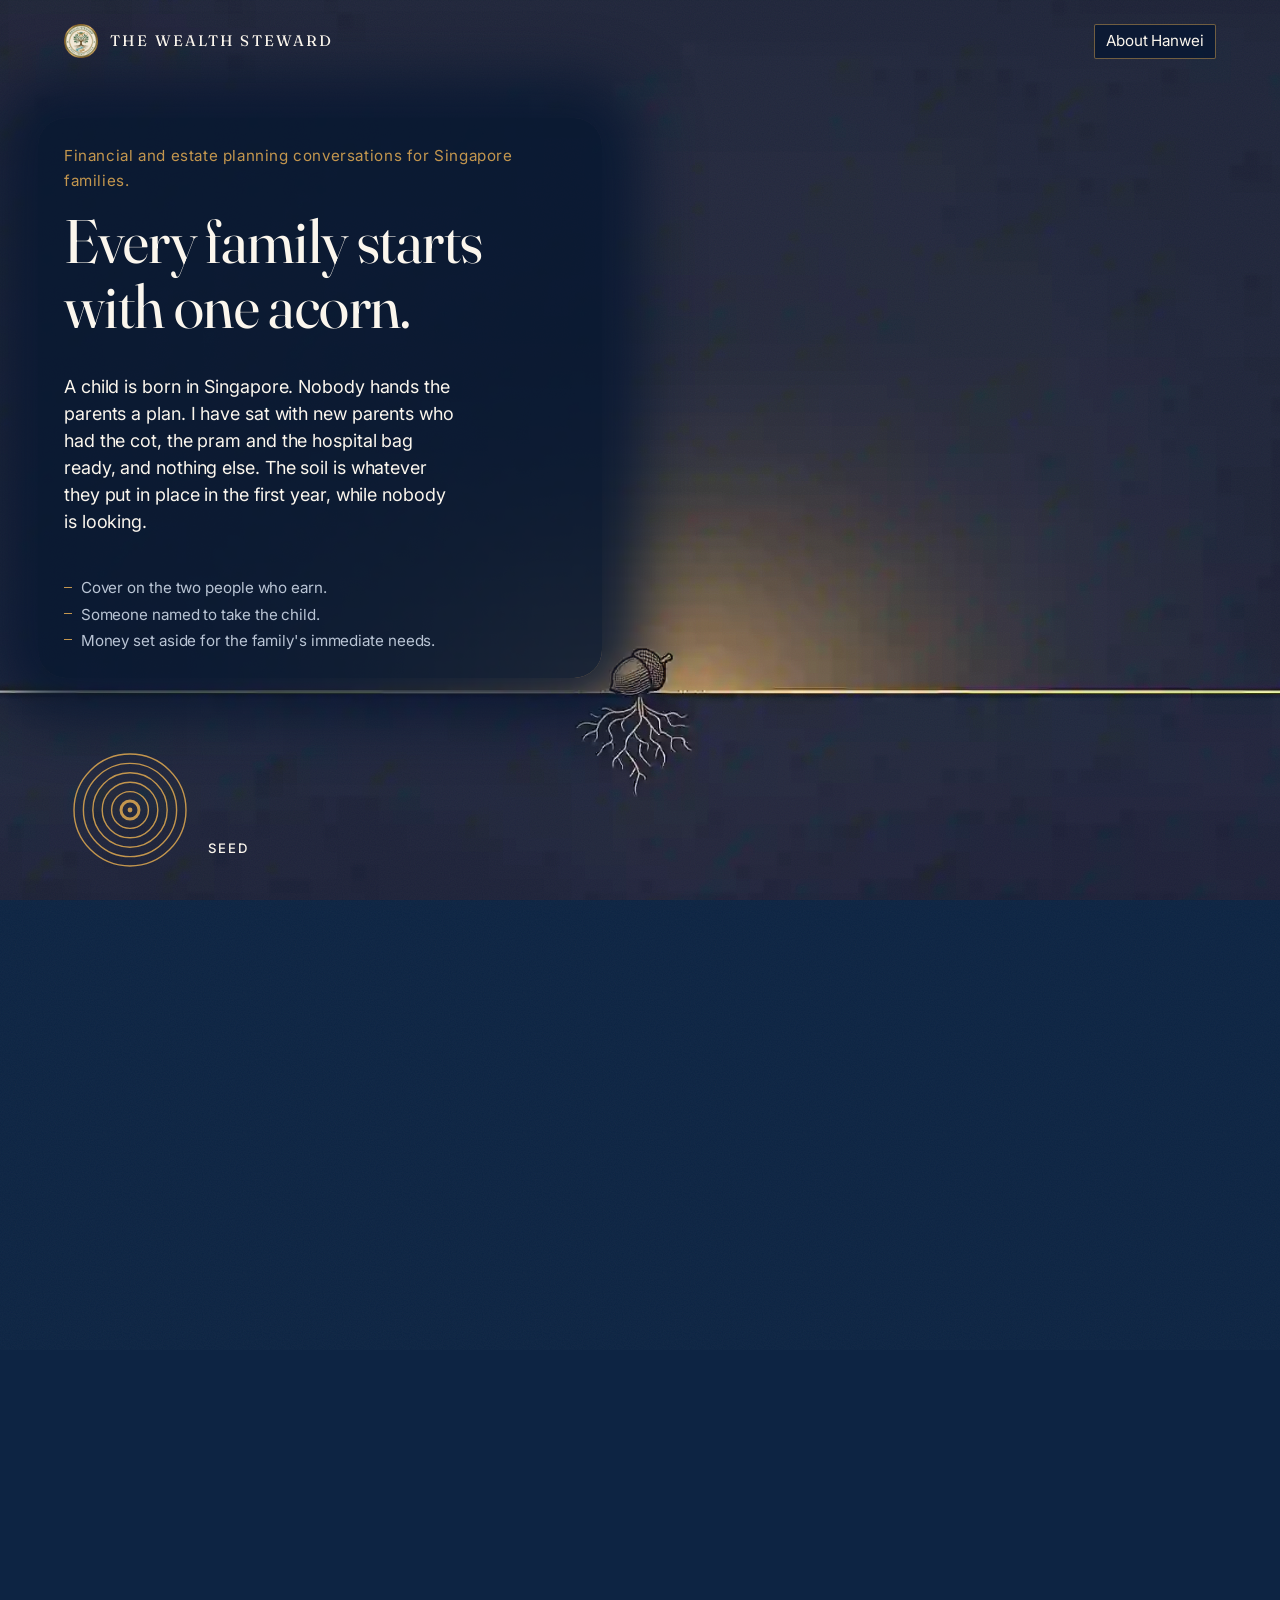
<file: index.html>
<!doctype html>
<!--
  The Wealth Steward: one life, from acorn to oak.
  Continuous-world grammar, worldflight mode. One fixed stage, six legs of one
  drawn film, copy windows against the whole track, a growth-ring map the page
  draws itself. Colours come from brand.css tokens; this file writes no hex.

  DRAFT. Every line of copy clears /content-check and Hanwei's own read before
  this goes anywhere public. The two links and the firm's registered name are
  marked CONFIRM below.
-->
<html lang="en" data-design="flat">
<head>
<meta charset="utf-8">
<meta name="viewport" content="width=device-width, initial-scale=1, viewport-fit=cover">
<title>The Wealth Steward | Law Hanwei</title>
<meta name="description" content="Law Hanwei helps Singapore families put their money, their cover and their authority in an order that is meant to hold on the day it is needed.">
<link rel="icon" type="image/png" sizes="32x32" href="assets/favicon-32.png">
<link rel="icon" type="image/png" sizes="176x176" href="assets/crest-small.png">
<link rel="apple-touch-icon" sizes="180x180" href="assets/apple-touch-icon.png">
<link rel="canonical" href="https://wealthsteward.sg/">
<meta name="theme-color" content="#0D2443">
<meta property="og:type" content="website">
<meta property="og:site_name" content="The Wealth Steward">
<meta property="og:title" content="The Wealth Steward | Law Hanwei">
<meta property="og:description" content="Financial and estate planning conversations for Singapore families. Every family starts with one acorn.">
<meta property="og:url" content="https://wealthsteward.sg/">
<meta property="og:image" content="https://wealthsteward.sg/assets/og.jpg">
<meta property="og:image:width" content="1200">
<meta property="og:image:height" content="630">
<meta property="og:image:alt" content="An engraved oak in gold on navy, the crest of The Wealth Steward">
<meta property="og:locale" content="en_SG">
<meta name="twitter:card" content="summary_large_image">
<meta name="twitter:title" content="The Wealth Steward | Law Hanwei">
<meta name="twitter:description" content="Financial and estate planning conversations for Singapore families.">
<meta name="twitter:image" content="https://wealthsteward.sg/assets/og.jpg">
<link rel="preconnect" href="https://fonts.googleapis.com">
<link rel="preconnect" href="https://fonts.gstatic.com" crossorigin>
<link rel="stylesheet" href="https://fonts.googleapis.com/css2?family=Fraunces:ital,opsz,wght@0,9..144,400;0,9..144,500;1,9..144,400&family=Inter:wght@400;500;600&display=swap">
<link rel="stylesheet" href="brand.css">
<link rel="stylesheet" href="scrollcraft.css">
<style>
  /* The brand, mapped onto the engine's six roles and two faces. */
  :root {
    --sc-canvas:       var(--ws-navy);
    --sc-surface:      var(--ws-navy-soft);
    --sc-ink:          var(--ws-cream);
    --sc-ink-soft:     var(--ws-on-navy-soft);
    --sc-accent:       var(--ws-gold);
    --sc-accent-ink:   var(--ws-navy-deep);
    --sc-font-display: var(--ws-display);
    --sc-font-text:    var(--ws-sans);
    --sc-font-mono:    var(--ws-sans);
    --sc-shadow-color: 215 68% 6%;
    --sc-r-sm: 2px; --sc-r-md: 2px; --sc-r-lg: 2px;
  }
  html { scroll-behavior: auto; }
  body { overflow-x: clip; }

  /* ---- the mark, top left. Fixed chrome, nothing else up here. ---- */
  .mark {
    position: fixed; top: var(--sc-5); left: var(--sc-gutter); z-index: var(--sc-z-chrome);
    display: flex; align-items: center; gap: var(--sc-3);
    color: var(--sc-ink); text-decoration: none;
    font-family: var(--sc-font-display); font-size: var(--sc-t-sm); letter-spacing: 0.14em; text-transform: uppercase;
  }
  .mark img { width: 34px; height: 34px; }

  /* ---- copy blocks. Each block is a full-viewport flex frame (the engine owns
     the block's transform, so the anchoring lives in flex, never in a translate).
     Four anchors, never the same one twice running. ---- */
  .blk { position: absolute; inset: 0; display: flex; padding: 0 var(--sc-gutter); }
  .blk__in { display: flex; flex-direction: column; gap: var(--sc-4); max-width: 28rem; }
  .blk--lead  { align-items: center; justify-content: flex-start; }
  .blk--trail { align-items: center; justify-content: flex-end; }
  .blk--trail .blk__in { text-align: right; align-items: flex-end; }
  .blk--low   { align-items: flex-end; justify-content: center; padding-bottom: 9vh; }
  .blk--low .blk__in { text-align: center; align-items: center; max-width: 40rem; }
  .blk--hero  { align-items: flex-start; justify-content: flex-start; padding-top: 14vh; }
  .blk--hero .blk__in { max-width: 32rem; }
  .role { font-size: var(--sc-t-sm); letter-spacing: 0.04em; color: var(--sc-accent); margin: 0; }
  .intro-link {
    position: fixed; top: var(--sc-5); right: var(--sc-gutter); z-index: var(--sc-z-chrome);
    font-size: var(--sc-t-sm); color: var(--sc-ink); text-decoration: none;
    line-height: 1.6; padding: 0.35em 0.8em; border-radius: var(--sc-r-sm);
    background: color-mix(in oklab, var(--ws-navy-deep) 82%, transparent);
    box-shadow: inset 0 0 0 1px color-mix(in oklab, var(--sc-accent) 55%, transparent);
  }
  @media (hover: hover) and (pointer: fine) { .intro-link:hover { color: var(--sc-accent); } }
  .intro-link.is-away { opacity: 0; pointer-events: none; transition: opacity var(--sc-d-base) var(--sc-ease-out); }
  .blk h1, .blk h2 { font-family: var(--sc-font-display); font-weight: 400; line-height: 1.06; letter-spacing: -0.01em; text-wrap: balance; margin: 0; color: var(--sc-ink); }
  .blk h1 { font-size: clamp(2.4rem, 1.6rem + 2.8vw, 4rem); font-variation-settings: "opsz" 120; }
  .blk h2 { font-size: var(--sc-t-2xl); font-variation-settings: "opsz" 96; }
  .blk .lede { font-size: var(--sc-t-base); line-height: 1.5; color: var(--sc-ink); max-width: 36ch; }
  .blk .lede em { font-style: italic; }
  /* the dense layer: the small ledger under each stage */
  .ledger { list-style: none; margin: var(--sc-2) 0 0; padding: 0; display: grid; gap: var(--sc-1); max-width: 36ch; }
  .ledger li { font-size: var(--sc-t-sm); line-height: 1.45; color: var(--sc-ink-soft); padding-left: 1.1em; position: relative; }
  .blk--trail .ledger li { padding-left: 0; padding-right: 1.1em; }
  .ledger li::before { content: ""; position: absolute; left: 0; top: 0.62em; width: 0.5em; height: 1px; background: var(--sc-accent); }
  .blk--trail .ledger li::before { left: auto; right: 0; }
  .ledger b { font-weight: 600; color: var(--sc-ink); }
  .rule { width: var(--ws-rule-length); height: var(--ws-rule-weight); background: var(--sc-accent); }

  /* The plates: one scrim per block, a SIBLING of the block, opacity copied
     from the block each frame so the harness measures what the reader sees. */
  .plate {
    position: absolute; left: 0; top: 0; pointer-events: none; opacity: 0; z-index: 0;
    border-radius: 28px;
    background: color-mix(in oklab, var(--ws-navy-deep) 88%, transparent);
    box-shadow: 0 0 56px 40px color-mix(in oklab, var(--ws-navy-deep) 88%, transparent);
    will-change: transform, opacity;
  }
  /* ---- the close: the steward, two doors, the small print ---- */
  /* The close never assumes it fits one viewport: it is a column that scrolls
     inside the fixed layer when the viewport is short or the text is large. */
  .close .blk__in { gap: var(--sc-5); max-width: 30rem; max-height: calc(100svh - 2 * var(--sc-5)); overflow-y: auto; overscroll-behavior: contain; padding: var(--sc-2); scrollbar-width: thin; }
  @media (max-height: 720px) {
    .close .blk__in { gap: var(--sc-4); }
    .close img { width: 4.75rem; height: 4.75rem; }
    .close .lede { font-size: var(--sc-t-sm); }
  }
  .close img { width: 7.5rem; height: 7.5rem; object-fit: cover; border-radius: 50%; box-shadow: 0 0 0 2px var(--sc-accent), var(--sc-e2); }
  .close .who { font-family: var(--sc-font-display); font-size: var(--sc-t-xl); font-weight: 400; margin: 0; color: var(--sc-ink); }
  .close .who small { display: block; font-family: var(--sc-font-text); font-size: var(--sc-t-xs); letter-spacing: 0.16em; text-transform: uppercase; color: var(--sc-accent); margin-top: var(--sc-2); }
  .doors { display: flex; gap: var(--sc-4); flex-wrap: wrap; justify-content: flex-end; }
  .door {
    display: inline-flex; align-items: center; gap: var(--sc-2);
    font-family: var(--sc-font-text); font-weight: 500; font-size: var(--sc-t-base);
    color: var(--sc-ink); text-decoration: none; padding: 0.7em 1.3em;
    border: 1px solid var(--sc-accent); border-radius: var(--sc-r-sm);
    transition: background var(--sc-d-fast) var(--sc-ease-out), color var(--sc-d-fast) var(--sc-ease-out), transform 120ms var(--sc-ease-out);
  }
  .door--solid { background: var(--sc-accent); color: var(--sc-accent-ink); }
  @media (hover: hover) and (pointer: fine) {
    .door:hover { background: var(--sc-ink); color: var(--sc-accent-ink); border-color: var(--sc-ink); }
  }
  .door:active { transform: translateY(1px); }
  .small { font-size: var(--sc-t-xs); line-height: 1.5; color: var(--sc-ink-soft); max-width: 44ch; margin: 0; }

  /* ---- the signature move: growth rings as the map ---- */
  .rings {
    position: fixed; left: var(--sc-gutter); bottom: var(--sc-5); z-index: var(--sc-z-chrome);
    width: 132px; height: 132px; margin: 0; padding: 0;
  }
  .rings svg { width: 100%; height: 100%; overflow: visible; }
  .rings svg { pointer-events: none; }
  .rings .ring { fill: none; stroke: var(--sc-accent); stroke-width: 1.4; transition: stroke-width var(--sc-d-fast) var(--sc-ease-out); }
  /* the real controls: one round button per ring, smallest on top so a click
     between two rings goes to the nearer, larger one */
  .rings__list { list-style: none; margin: 0; padding: 0; position: absolute; inset: 0; }
  .rings__btn {
    position: absolute; left: 50%; top: 50%; transform: translate(-50%, -50%);
    width: var(--d); height: var(--d); border-radius: 50%; border: 0; padding: 0;
    background: transparent; cursor: pointer; color: inherit;
    -webkit-appearance: none; appearance: none;
  }
  .rings__btn:focus-visible { outline: 2px solid var(--sc-ink); outline-offset: 2px; }
  .rings__btn span { position: absolute; width: 1px; height: 1px; overflow: hidden; clip: rect(0 0 0 0); white-space: nowrap; }
  .rings .ring.is-current { stroke-width: 3; }
  .rings .ring:focus-visible { outline: none; stroke: var(--sc-ink); }
  @media (hover: hover) and (pointer: fine) { .rings.is-hover-0 .ring:nth-of-type(1), .rings.is-hover-1 .ring:nth-of-type(2), .rings.is-hover-2 .ring:nth-of-type(3), .rings.is-hover-3 .ring:nth-of-type(4), .rings.is-hover-4 .ring:nth-of-type(5), .rings.is-hover-5 .ring:nth-of-type(6) { stroke-width: 3; } }
  .rings .heart { fill: var(--sc-accent); }
  .rings .seal { opacity: 0; transition: opacity 600ms var(--sc-ease-out); }
  .rings.is-sealed .seal { opacity: 1; }
  .rings .lbl {
    position: absolute; left: calc(100% + var(--sc-3)); bottom: 0.25rem; white-space: nowrap;
    font-size: var(--sc-t-xs); letter-spacing: 0.14em; text-transform: uppercase; color: var(--sc-ink-soft);
  }
  .rings .lbl b { color: var(--sc-ink); font-weight: 500; }

  /* ---- phone ----
     The frame is 16:9 and a phone is 9:16, so a full-bleed crop puts the tree
     under the copy. Instead the film takes the top 56svh (centre crop, tree and
     roots whole) and the words sit on plain navy beneath it, no panel needed. */
  @media (max-width: 860px) {
    .sc-world__seg > :is(video, img, canvas) { top: 0; bottom: auto; height: 50svh; object-position: 50% 50%; }
    .sc-world::after { content: ""; position: absolute; left: 0; right: 0; top: 50svh; bottom: 0; background: var(--sc-canvas); z-index: 2; pointer-events: none; }
    .sc-world::before { content: ""; position: absolute; left: 0; right: 0; top: calc(50svh - 6vh); height: 6vh; background: linear-gradient(180deg, transparent, var(--sc-canvas)); z-index: 3; pointer-events: none; }
    .plate { display: none; }
    .blk, .blk--lead, .blk--trail, .blk--low, .blk--hero {
      align-items: flex-start; justify-content: flex-start; padding: calc(50svh + 1rem) var(--sc-gutter) 1.25rem;
    }
    .blk__in, .blk--trail .blk__in, .blk--low .blk__in, .blk--hero .blk__in {
      max-width: none; text-align: left; align-items: flex-start; gap: var(--sc-3);
      max-height: calc(50svh - 1.25rem - var(--sc-2)); overflow-y: auto; overscroll-behavior: contain; padding-right: 0;
    }
    .blk--trail .ledger li { padding-left: 1.1em; padding-right: 0; }
    .blk--trail .ledger li::before { left: 0; right: auto; }
    .blk h1 { font-size: var(--sc-t-xl); }
    .blk h2 { font-size: var(--sc-t-lg); }
    .blk .lede { font-size: var(--sc-t-sm); max-width: none; }
    .ledger { gap: 2px; }
    .ledger li { font-size: var(--sc-t-xs); }
    .role { font-size: var(--sc-t-xs); }
    .close .blk__in { max-height: calc(50svh - 1.25rem - var(--sc-2)); gap: var(--sc-2); padding-right: 0; }
    .close .who small { margin-top: 2px; }
    .close img { width: 3.5rem; height: 3.5rem; }
    .close .who { font-size: var(--sc-t-lg); }
    .doors { justify-content: flex-start; gap: var(--sc-2); }
    .door { font-size: var(--sc-t-sm); padding: 0.5em 0.8em; }
    .small { font-size: 0.7rem; }
    .rings { left: auto; right: var(--sc-gutter); width: 52px; height: 52px; bottom: auto; top: 4.6rem; }
    .rings .lbl { display: none; }
    .mark span { display: none; }
  }
</style>
</head>
<body>

<div class="sc-grain" aria-hidden="true"></div>

<a class="mark" href="#top" aria-label="The Wealth Steward, home">
  <img src="assets/crest-small.png" width="34" height="34" alt="">
  <span>The Wealth Steward</span>
</a>
<a class="intro-link" href="#intro" id="introlink">About Hanwei</a>

<main id="top" style="display: contents">
<div data-sc-mode="worldflight" data-sc-seam="0.16" data-sc-lerp="0.12">

  <div data-sc-world aria-hidden="true">
    <div data-sc-segment data-sc-w="1.75" data-sc-waypoint="Seed">
      <img class="sc-world__poster" src="assets/p1.webp" alt="" decoding="async">
      <video data-sc-src="assets/leg1.mp4" data-sc-src-mobile="assets/leg1-m.mp4" muted playsinline></video>
    </div>
    <div data-sc-segment data-sc-w="1.75" data-sc-waypoint="Childhood">
      <img class="sc-world__poster" src="assets/p2.webp" alt="" decoding="async">
      <video data-sc-src="assets/leg2.mp4" data-sc-src-mobile="assets/leg2-m.mp4" muted playsinline></video>
    </div>
    <div data-sc-segment data-sc-w="1.75" data-sc-waypoint="Adulthood">
      <img class="sc-world__poster" src="assets/p3.webp" alt="" decoding="async">
      <video data-sc-src="assets/leg3.mp4" data-sc-src-mobile="assets/leg3-m.mp4" muted playsinline></video>
    </div>
    <div data-sc-segment data-sc-w="1.75" data-sc-waypoint="Parenthood">
      <img class="sc-world__poster" src="assets/p4.webp" alt="" decoding="async">
      <video data-sc-src="assets/leg4.mp4" data-sc-src-mobile="assets/leg4-m.mp4" muted playsinline></video>
    </div>
    <div data-sc-segment data-sc-w="2.625" data-sc-waypoint="Handover">
      <img class="sc-world__poster" src="assets/p5.webp" alt="" decoding="async">
      <video data-sc-src="assets/leg5.mp4" data-sc-src-mobile="assets/leg5-m.mp4" muted playsinline></video>
    </div>
  </div>

  <div data-sc-world-copy>
    <!-- plates are inserted here by the page script, one sibling per block -->

    <!-- 1 · SEED -->
    <section class="blk blk--hero">
      <div class="blk__in" data-sc-copy data-sc-window="hero" data-stage="Seed" data-plate="hero">
      <!-- CONFIRM (service/compliance wording, Hanwei): the role line -->
      <p class="role">Financial and estate planning conversations for Singapore families.</p>
      <h1>Every family starts with one acorn.</h1>
      <!-- SIGN (Hanwei): the lived line below is a generic practice observation he chose 2026-10-26, not a specific case -->
      <p class="lede">A child is born in Singapore. Nobody hands the parents a plan. I have sat with new parents who had the cot, the pram and the hospital bag ready, and nothing else. The soil is whatever they put in place in the first year, while nobody is looking.</p>
      <ul class="ledger">
        <li>Cover on the two people who earn.</li>
        <li>Someone named to take the child.</li>
        <li>Money set aside for the family's immediate needs.</li>
      </ul>
      </div>
    </section>

    <!-- 2 · CHILDHOOD -->
    <section class="blk blk--trail">
      <div class="blk__in" data-sc-copy data-sc-window="0.15 0.27" data-stage="Childhood" data-plate="trail">
      <h2>The child never sees the roots.</h2>
      <p class="lede">School, piano, the trip to see the grandparents. What pays for it is quiet. It was decided years earlier, at a kitchen table, by two people who hoped never to need it.</p>
      <ul class="ledger">
        <li><b>Care.</b> Who looks after the people.</li>
        <li><b>Cash.</b> Money there when it is needed.</li>
        <li><b>Control.</b> The right authority over the right asset.</li>
        <li><b>Conflict.</b> A family designed not to fight.</li>
      </ul>
      </div>
    </section>

    <!-- 3 · ADULTHOOD -->
    <section class="blk blk--lead">
      <div class="blk__in" data-sc-copy data-sc-window="0.30 0.40" data-stage="Adulthood" data-plate="lead">
      <h2>As they build a life of their own.</h2>
      <p class="lede">First salary. First CPF statement. The same questions the parents once answered, asked again in their own name. The habit was planted long before the pay slip.</p>
      <ul class="ledger">
        <li>Own cover, before anyone depends on them.</li>
        <li>A floor of savings before the first investment.</li>
        <li>The first honest conversation about what the money is for.</li>
      </ul>
      </div>
    </section>

    <!-- 4 · PARENTHOOD -->
    <section class="blk blk--trail">
      <div class="blk__in" data-sc-copy data-sc-window="0.42 0.56" data-stage="Parenthood" data-plate="trail">
      <h2>Then it is your turn to be the shade.</h2>
      <p class="lede">A child of your own. The questions stop being academic. Who has the child tonight if you are both in hospital. What pays the mortgage in month two. Who can act when you cannot sign.</p>
      <ul class="ledger">
        <li>It is easy to postpone these questions.</li>
        <li>Everything above this layer rests on it.</li>
      </ul>
      </div>
    </section>

    <!-- 5 · LEGACY (the authored quiet before the peak) -->
    <section class="blk blk--low">
      <div class="blk__in" data-sc-copy data-sc-window="0.58 0.71" data-stage="Legacy" data-plate="low">
      <h2>Wealth that outlives the person who built it is built in layers.</h2>
      <p class="lede">Not one document and not one product. Layers, each holding the one above it. I call the design the Stewardship Framework.</p>
      </div>
    </section>

    <!-- 6 · HANDOVER (the peak) -->
    <section class="blk blk--lead">
      <div class="blk__in" data-sc-copy data-sc-window="0.84 0.93 0.25 0.3" data-stage="Handover" data-plate="lead">
      <h2>The acorn falls. The roots are already there.</h2>
      <p class="lede">The next generation does not start from bare soil. It starts from a plan that was already in place on the day they arrived. <em>Prudent financial planning pays off, most of all for the people who come after you.</em></p>
      </div>
    </section>

    <!-- 7 · ARRIVAL -->
    <section class="blk blk--trail close" id="intro">
      <div class="blk__in" data-sc-copy data-sc-window="0.94 1 0.45 0" data-plate="trail">
      <img src="assets/hanwei.webp" width="720" height="720" alt="Law Hanwei">
      <p class="who">Law Hanwei<small>The Wealth Steward · Singapore</small></p>
      <p class="lede">I help Singapore families put their money, their cover and their authority in an order that is meant to hold on the day it is needed.</p>
      <div class="doors">
        <a class="door door--solid" href="https://substack.com/@lawhanwei" rel="noopener">Read on Substack</a>
        <a class="door" href="https://www.linkedin.com/in/lawhw" rel="noopener">Connect on LinkedIn</a>
      </div>
      <!-- CONFIRM (compliance, Hanwei): the firm name was removed on his instruction 2026-10-21; the exact disclosure wording is his to settle -->
      <p class="small">Law Hanwei is an appointed representative in Singapore, listed on the MAS Register of Representatives. Nothing on this page is advice. A plan is built after a conversation, never before one.</p>
      </div>
    </section>
  </div>

  <div data-sc-spacer aria-hidden="true"></div>
</div>
</main>

<!-- The growth rings. Drawn by this page, not the engine. -->
<nav class="rings" aria-label="Stages of the life">
  <svg viewBox="0 0 132 132" aria-hidden="true" focusable="false">
    <circle class="heart" cx="66" cy="66" r="2.4"/>
    <g id="ringset"></g>
    <g class="seal" aria-hidden="true">
      <circle cx="66" cy="66" r="64" fill="none" stroke="var(--ws-gold)" stroke-width="0.9"/>
      <circle cx="66" cy="66" r="60.5" fill="none" stroke="var(--ws-gold)" stroke-width="2.4"/>
      <circle cx="66" cy="66" r="56.5" fill="none" stroke="var(--ws-gold)" stroke-width="0.7"/>
    </g>
  </svg>
  <ol class="rings__list" id="ringlist"></ol>
  <p class="lbl" aria-live="polite"><b id="ringlbl">Seed</b></p>
</nav>

<script src="scrollcraft.js"></script>
<script>
(function () {
  var root = document.querySelector('[data-sc-mode="worldflight"]');
  var copyLayer = root.querySelector('[data-sc-world-copy]');
  var blocks = Array.prototype.slice.call(copyLayer.querySelectorAll('[data-sc-copy]'));
  var segs = Array.prototype.slice.call(root.querySelectorAll('[data-sc-segment]'));

  // ---- one plate per block, as a sibling, so the contrast pass can see it
  var plates = blocks.map(function (b) {
    var p = document.createElement('div');
    p.className = 'plate plate--' + (b.getAttribute('data-plate') || 'lead');
    p.setAttribute('aria-hidden', 'true');
    copyLayer.insertBefore(p, copyLayer.firstChild);
    return p;
  });
  var PAD = 26;
  (function tick() {
    for (var i = 0; i < blocks.length; i++) {
      var inner = blocks[i].querySelector('.blk__in') || blocks[i];
      var r = inner.getBoundingClientRect();
      var pl = plates[i];
      pl.style.opacity = blocks[i].style.opacity || '0';
      pl.style.transform = 'translate(' + (r.left - PAD) + 'px,' + (r.top - PAD) + 'px)';
      var w = Math.round(r.width + 2 * PAD) + 'px', h = Math.round(r.height + 2 * PAD) + 'px';
      if (pl.style.width !== w) pl.style.width = w;
      if (pl.style.height !== h) pl.style.height = h;
    }
    requestAnimationFrame(tick);
  })();

  // Phone: the lower half is plain navy, so the copy windows run edge to edge
  // with a short dissolve between stages; on desktop the film fills the pauses.
  if (matchMedia('(max-width: 860px)').matches) {
    var phoneWindows = { Seed: '0 0.15 0 0.1', Childhood: '0.14 0.31 0.08 0.08', Adulthood: '0.30 0.43 0.08 0.08',
      Parenthood: '0.42 0.59 0.08 0.08', Legacy: '0.58 0.85 0.08 0.08', Handover: '0.84 0.945 0.08 0.1' };
    blocks.forEach(function (b) {
      var st = b.getAttribute('data-stage');
      if (st && phoneWindows[st]) b.setAttribute('data-sc-window', phoneWindows[st]);
      else if (b.getAttribute('data-sc-window') === '0.94 1 0.45 0') b.setAttribute('data-sc-window', '0.94 1 0.1 0');
    });
  }

  ScrollCraft.mount(document.body);

  // worldflight 7b: the spacer is sized once at mount; re-measure when the
  // window and the fonts have settled.
  function relayout() { dispatchEvent(new Event('resize')); }
  addEventListener('load', relayout);
  if (document.fonts && document.fonts.ready) document.fonts.ready.then(relayout);

  // ---- the growth rings: one ring per leg passed, each a button to that leg
  var stageBlocks = blocks.filter(function (b) { return b.hasAttribute('data-stage'); });
  var labels = stageBlocks.map(function (b) { return b.getAttribute('data-stage'); });
  var weights = segs.map(function (s) { return parseFloat(s.getAttribute('data-sc-w')) || 1.3; });
  var starts = []; weights.reduce(function (acc, w, i) { starts[i] = acc; return acc + w; }, 0);
  var set = document.getElementById('ringset');
  var lbl = document.getElementById('ringlbl');
  var ringsEl = document.querySelector('.rings');
  var NS = 'http://www.w3.org/2000/svg';
  // Where a stage is READABLE, not where its clip begins: the middle of the
  // plateau of the copy window that belongs to that leg, computed at click
  // time so a resize or a late font keeps it right.
  function windowOf(blk) {
    var spec = (blk.getAttribute('data-sc-window') || '').trim();
    var total = weights.reduce(function (a, b) { return a + b; }, 0);
    if (spec === 'hero') return { from: 0, to: 0.62 * weights[0] / total, rIn: 0, rOut: 0.65 };
    if (spec === 'finale') return { from: (starts[weights.length - 1] + 0.4 * weights[weights.length - 1]) / total, to: 1, rIn: 0.55, rOut: 0 };
    var n = spec.split(/\s+/).map(parseFloat);
    var q = { from: n[0] || 0, to: isNaN(n[1]) ? (n[0] || 0) + 0.18 : n[1], rIn: 0.3, rOut: 0.3 };
    if (!isNaN(n[2])) q.rIn = n[2]; if (!isNaN(n[3])) q.rOut = n[3];
    return q;
  }
  function readableY(blk) {
    var w = windowOf(blk), span = w.to - w.from, total = weights.reduce(function (a, b) { return a + b; }, 0);
    var open = w.from + span * w.rIn, close = w.to - span * w.rOut;   // the plateau
    var frac = (open + close) / 2;
    return Math.min(frac * total * innerHeight, document.documentElement.scrollHeight - innerHeight);
  }
  var list = document.getElementById('ringlist');
  var rings = labels.map(function (name, i) {
    var r = 9 + i * 9.4;
    var c = document.createElementNS(NS, 'circle');
    c.setAttribute('class', 'ring'); c.setAttribute('cx', 66); c.setAttribute('cy', 66); c.setAttribute('r', r);
    c.setAttribute('transform', 'rotate(-90 66 66)');
    var len = 2 * Math.PI * r;
    c.setAttribute('stroke-dasharray', len); c.setAttribute('stroke-dashoffset', len);
    c.style.transition = 'stroke-dashoffset 900ms var(--sc-ease-out), stroke-width 160ms var(--sc-ease-out)';
    set.appendChild(c);
    // the control: a real button, sized to the ring, stacked smallest on top
    var li = document.createElement('li');
    var btn = document.createElement('button');
    btn.type = 'button'; btn.className = 'rings__btn'; btn.dataset.leg = String(i);
    btn.style.setProperty('--d', (2 * r / 132 * 100) + '%'); btn.style.zIndex = String(20 - i);
    btn.innerHTML = '<span>' + name + '</span>';
    btn.setAttribute('aria-label', name);
    btn.addEventListener('click', function () { scrollTo({ top: readableY(stageBlocks[i]), behavior: 'auto' }); });
    btn.addEventListener('mouseenter', function () { ringsEl.classList.add('is-hover-' + i); });
    btn.addEventListener('mouseleave', function () { ringsEl.classList.remove('is-hover-' + i); });
    li.appendChild(btn); list.appendChild(li);
    c.btn = btn;
    return c;
  });
  var drawn = -1;
  function reach(k) {
    for (var i = 0; i <= k; i++) rings[i].setAttribute('stroke-dashoffset', '0');
    rings.forEach(function (c, i) { c.classList.toggle('is-current', i === k); if (i === k) c.btn.setAttribute('aria-current', 'true'); else c.btn.removeAttribute('aria-current'); });
    lbl.textContent = labels[k];
    drawn = Math.max(drawn, k);
  }
  // the current stage is the last stage whose copy window has opened at this track position
  var lastStage = -1;
  (function watchStage() {
    var total = weights.reduce(function (a, b) { return a + b; }, 0);
    var t = scrollY / innerHeight / total;
    var k = 0;
    for (var i = 0; i < stageBlocks.length; i++) { var w = windowOf(stageBlocks[i]); if (t >= w.from + (w.to - w.from) * w.rIn * 0.5) k = i; }
    if (k !== lastStage) { lastStage = k; reach(k); }
    requestAnimationFrame(watchStage);
  })();
  document.querySelector('.mark').addEventListener('click', function (e) {
    e.preventDefault(); scrollTo({ top: 0, behavior: 'auto' });
  });
  document.getElementById('introlink').addEventListener('click', function (e) {
    e.preventDefault();
    scrollTo({ top: document.documentElement.scrollHeight - innerHeight, behavior: 'auto' });
    blocks[blocks.length - 1].querySelector('a').focus({ preventScroll: true });
  });

  // Keyboard: a link inside a copy block that is not open yet is a trap. Park
  // the track where that block's window is open before the focus ring lands.
  var total = weights.reduce(function (a, b) { return a + b; }, 0);
  document.addEventListener('focusin', function (e) {
    var blk = e.target.closest && e.target.closest('[data-sc-copy]');
    if (!blk || parseFloat(blk.style.opacity || '0') >= 0.85) return;
    var spec = (blk.getAttribute('data-sc-window') || '').trim(), frac;
    if (spec === 'finale') frac = 1;
    else if (spec === 'hero') frac = 0;
    else { var n = spec.split(/\s+/).map(parseFloat); frac = (n[0] + (isNaN(n[1]) ? n[0] + 0.18 : n[1])) / 2; }
    scrollTo({ top: Math.min(frac * total * innerHeight, document.documentElement.scrollHeight - innerHeight), behavior: 'auto' });
  });
  // the rings resolve into the crest's seal once the last leg's finale opens
  (function watchSeal() {
    var last = blocks[blocks.length - 1];
    ringsEl.classList.toggle('is-sealed', parseFloat(last.style.opacity || '0') > 0.5);
    document.getElementById('introlink').classList.toggle('is-away', parseFloat(last.style.opacity || '0') > 0.5);
    requestAnimationFrame(watchSeal);
  })();
})();
</script>
</body>
</html>
</file>
<file: brand.css>
/* ===========================================================================
   The Wealth Steward — brand.css
   The ONE place colour, type and backdrop live for anything rendered in code.

   Companion to `OneDrive/Desktop/03_Content creation/07_Brand Kit/` (which
   holds the binaries: fonts, crest source, video stings, .prproj). This file
   is the code layer. Brand Guide v1 is the written law; this is its build.

   Rule: templates IMPORT this. They never re-declare a hex value. Before
   adding a colour here, check it is not already named below under a different
   role — the six FSR one-pagers each invented their own #fffdf7 and #f4ecdc,
   which is exactly the drift this file exists to stop.

   Usage in a local template (renders to PDF, reads relative paths fine):
       <link rel="stylesheet" href="../../brand/brand.css">

   Usage in a published Artifact (strict CSP — no relative fetches): paste the
   :root block inline and swap each motif url() for the matching data-URI in
   `motifs/_datauri/`.
   ========================================================================= */

:root {
  /* --- Core palette · Brand Guide v1, sampled from the crest + One-Pager.
         These are canonical. Do not eyedropper new values. ---------------- */
  --ws-navy: #0D2443;          /* PRIMARY — backgrounds, structure, body on light */
  --ws-navy-deep: #081832;     /* shadow / pressed / the lower strata          */
  --ws-navy-soft: #1B3355;     /* panels on cream, raised bands on navy        */
  --ws-gold: #C3964E;          /* ACCENT — rules, strokes, emphasis on navy    */
  --ws-gold-light: #D8B37A;    /* highlight                                    */
  --ws-gold-deep: #9B7433;     /* pressed                                      */
  --ws-antique: #A67623;       /* crest rim / seal / foil look ONLY            */
  --ws-green: #47704C;         /* Steward Green — growth, "maximise", accent   */
  --ws-teal: #5EA3A6;          /* Stream Teal — flow motifs, links, accent     */
  --ws-cream: #FBF6ED;         /* SURFACE — light grounds, cards, cover fields */
  --ws-cream-crest: #F4EDDA;   /* the crest's own field                        */
  --ws-cream-shadow: #EDE4D2;  /* card edge on cream                           */
  --ws-ink: #2B2B2B;           /* long-form body on cream                      */

  /* --- Derived neutrals. Previously invented ad-hoc in every template;
         named here so they stop drifting. ------------------------------- */
  --ws-card: #FFFDF7;          /* card face on a cream page                    */
  --ws-rule: #E3D9C6;          /* hairline on cream                            */
  --ws-ink-soft: #5A544A;      /* secondary copy on cream                      */
  --ws-on-navy: var(--ws-cream);
  --ws-on-navy-soft: #B9C4D4;  /* secondary copy on navy                       */
  --ws-note-field: #F4ECDC;    /* the gold-rule steward note block             */

  /* --- Semantic status. Separate from the accent: gold is never a status. - */
  --ws-ok: #47704C;
  --ws-warn: #A67623;
  --ws-bad: #9B3B30;
  --ws-na: #8B8578;
  --ws-warn-deep: #8A6420;      /* "unassigned" group heads, low-score figures  */
  --ws-bad-deep: #A2401F;       /* the one rust label, on cream                 */

  /* --- Status tint fields + their rules, for chips and callout blocks ----- */
  --ws-ok-field: #EAF1E7;   --ws-ok-rule: #C6D6C4;
  --ws-warn-field: #F6EFDC; --ws-warn-rule: #E7D6AE;
  --ws-bad-field: #F6E8E2;  --ws-bad-rule: #E0C9C2;
  --ws-green-field: #F2F4EF;    /* cool tint behind a green-ruled teach box     */

  /* --- Additional cream-side neutrals, named out of the templates --------- */
  --ws-track: #ECE3D0;          /* progress rail on cream                       */
  --ws-ink-faint: #C9BFA9;      /* smallest print on cream — captions only      */

  /* --- Data series. Fixed so a chart means the same thing twice. --------- */
  --ws-guaranteed: #3660A8;    /* the floor / guaranteed layer                 */
  --ws-projected: #0E9AA0;     /* projected — moves with markets              */
  --ws-bridge: #EFE3C8;        /* bridge years                                 */

  /* --- Type ------------------------------------------------------------- */
  --ws-display: "Fraunces", "Iowan Old Style", Georgia, serif;
  --ws-sans: "Inter", -apple-system, "Segoe UI", "Helvetica Neue", sans-serif;

  /* --- The gold rule. His one universal device: in the backdrop system it
         doubles as the GROUND LINE that the rootwork hangs beneath. ------ */
  --ws-rule-weight: 2px;
  --ws-rule-length: 116px;
}

/* ===========================================================================
   THE DESIGNS
   Named backdrops. Declare one on the root element and mark the element that
   carries the field:

       <html data-design="root">
         <div class="band ws-ground"> … </div>

   The design decides the motif; the element decides where it sits. Changing
   design is one attribute. Registry, the value-line mapping and how to add a
   new one: themes.md.

   Opacities are per-design and were tuned against real renders, not
   calculated — gold on cream reads about twice as strong as gold on navy,
   and a hairline that looks right in the file disappears on the page. Do not
   normalise them to one value.
   ========================================================================= */

.ws-ground {
  position: relative;
  isolation: isolate;
  overflow: hidden;
}

.ws-ground > * { position: relative; z-index: 1; }

.ws-ground::before {
  content: "";
  position: absolute;
  inset: 0;
  z-index: 0;
  pointer-events: none;
}

/* --- root · investment. The root ball beneath the crest's oak, hanging under
       the gold rule, which becomes the ground line. The house default. ----- */
[data-design="root"] .ws-ground::before {
  /* Stretched to the element's height rather than scaled proportionally: the
     bands it usually rides in run 20–35mm, and at natural ratio only the stem
     tops would show. A full-page field should override this to `auto`. */
  background: url("motifs/rootwork-gold.svg") top center / 118% 100% no-repeat;
  opacity: 0.42;
  -webkit-mask-image: linear-gradient(to bottom, #000 0%, rgba(0,0,0,0.8) 62%, rgba(0,0,0,0.35) 100%);
          mask-image: linear-gradient(to bottom, #000 0%, rgba(0,0,0,0.8) 62%, rgba(0,0,0,0.35) 100%);
}

/* --- canopy · protection. The oak canopy with the owl on watch. The mirror
       of root — hangs from above, and built from leaf mass rather than line
       filigree so the two never read alike at thumbnail size. ------------- */
[data-design="canopy"] .ws-ground::before {
  background: url("motifs/canopy-gold.svg") top center / 118% 100% no-repeat;
  opacity: 0.34;
  -webkit-mask-image: linear-gradient(to bottom, #000 0%, rgba(0,0,0,0.85) 66%, rgba(0,0,0,0.4) 100%);
          mask-image: linear-gradient(to bottom, #000 0%, rgba(0,0,0,0.85) 66%, rgba(0,0,0,0.4) 100%);
}

/* --- stream · retirement. The crest's stream as a terraced contour field. - */
[data-design="stream"] .ws-ground::before {
  background: url("motifs/stream-teal.svg") center / 112% 100% no-repeat;
  opacity: 0.55;
  -webkit-mask-image: linear-gradient(102deg, #000 0%, rgba(0,0,0,0.4) 62%, transparent 98%);
          mask-image: linear-gradient(102deg, #000 0%, rgba(0,0,0,0.4) 62%, transparent 98%);
}

/* --- seal · estate. The crest's double ring, oversized and cropped. ------ */
[data-design="seal"] .ws-ground::before {
  background: url("motifs/sealring-gold.svg") right -14% center / auto 320% no-repeat;
  opacity: 0.34;
}

/* --- strata · the seven-layer framework. Estate material only: anywhere
       else the layers mean nothing and the field is decoration. Set
       `--ws-layer: 1…7` on the field to move the marker. ----------------- */
[data-design="strata"] .ws-ground { --ws-layer: 0; }

[data-design="strata"] .ws-ground::before {
  background-image:
    linear-gradient(to bottom,
      transparent calc(var(--ws-layer) * 14.2857%),
      var(--ws-gold) calc(var(--ws-layer) * 14.2857%),
      var(--ws-gold) calc(var(--ws-layer) * 14.2857% + 2px),
      transparent calc(var(--ws-layer) * 14.2857% + 2px)),
    repeating-linear-gradient(to bottom,
      rgba(195,150,78,0.16) 0 1px, transparent 1px 14.2857%);
  background-repeat: no-repeat, repeat;
  background-size: 42% 100%, 100% 100%;
  background-position: right top, left top;
}

/* --- flat · named, so plain navy is a decision and not a default. -------- */
[data-design="flat"] .ws-ground::before { background-image: none; }

/* --- Cream ground. The one-pagers are cream, so a design has to work on
       both. Gold on cream is roughly twice as loud — hence the drop. ------ */
.ws-ground.ws-light { background: var(--ws-cream); color: var(--ws-ink); }
[data-design="root"] .ws-ground.ws-light::before { opacity: 0.11; }
[data-design="canopy"] .ws-ground.ws-light::before { opacity: 0.10; }
[data-design="stream"] .ws-ground.ws-light::before { opacity: 0.30; }
[data-design="seal"] .ws-ground.ws-light::before { opacity: 0.16; }

/* ===========================================================================
   PRIMITIVES
   Extracted from the six FSR one-pagers, which had each grown its own copy.
   ========================================================================= */

.ws-band {
  background: var(--ws-navy);
  color: var(--ws-cream);
  padding: 5mm 14mm 4mm;
}

.ws-eyebrow {
  font: 600 8pt/1 var(--ws-sans);
  letter-spacing: 0.18em;
  text-transform: uppercase;
  color: var(--ws-gold);
}

.ws-title {
  font-family: var(--ws-display);
  font-weight: 500;
  font-size: 17.5pt;
  letter-spacing: 0.01em;
  text-wrap: balance;
}

.ws-promise {
  font-family: var(--ws-display);
  font-style: italic;
  font-size: 10pt;
  color: var(--ws-gold);
}

/* the gold rule — the brand's one universal mark */
.ws-rule {
  width: var(--ws-rule-length);
  height: var(--ws-rule-weight);
  background: var(--ws-gold);
  border: 0;
}

.ws-card {
  background: var(--ws-card);
  border: 1px solid var(--ws-rule);
}

.ws-figure {
  font-family: var(--ws-display);
  font-weight: 500;
  color: var(--ws-navy);
  font-variant-numeric: tabular-nums;
}

/* the steward note — his voice, always gold-ruled, always serif */
.ws-note {
  border-left: 3px solid var(--ws-gold);
  background: var(--ws-note-field);
  padding: 2.4mm 5mm;
  font-family: var(--ws-display);
}

.ws-foot {
  background: var(--ws-navy);
  color: var(--ws-on-navy-soft);
  font: 400 7.5pt/1.4 var(--ws-sans);
}

/* status chips — form as well as colour, so severity reads without hue */
.ws-chip {
  font: 600 6.8pt/1 var(--ws-sans);
  letter-spacing: 0.04em;
  border: 1px solid var(--ws-rule);
  border-radius: 999px;
  padding: 0.9mm 2.2mm;
  color: var(--ws-navy);
  background: var(--ws-cream);
}
.ws-chip.is-bad { color: var(--ws-bad); border-color: #E0C9C2; background: #F6E8E2; }
.ws-chip.is-warn { color: var(--ws-warn); border-color: #E7D6AE; background: #F6EFDC; }
.ws-chip.is-ok { color: var(--ws-ok); border-color: #C6D6C4; background: #EAF1E7; }

@media (prefers-reduced-motion: reduce) {
  *, *::before, *::after { animation-duration: 0.01ms !important; transition-duration: 0.01ms !important; }
}
</file>
<file: scrollcraft.css>
/* ============================================================================
   scrollcraft.css: the taste floor
   ----------------------------------------------------------------------------
   Two layers, and the split matters:

     TOKENS   what you override per brand. Colour roles, the type ramp, the
              spacing scale, elevation, motion. A brand is ~12 values.
     DEVICES  what the engine drives. Do not restyle these to taste; they are
              the mechanism. Style your own markup instead.

   Nothing here draws a "component". There are no card, badge, or pill classes,
   because a stylesheet that ships those is how every page built on it ends up
   with the same shapes. You get a floor and a vocabulary; the composition is
   yours.
   ========================================================================== */

/* ---------------------------------------------------------------- tokens -- */
:root {
  /* --- colour roles. Override these six and the page is rebranded. -------- */
  --sc-canvas:      #08090b;   /* the page ground. Drift interpolates this.   */
  --sc-surface:     #101217;   /* anything raised off the ground             */
  --sc-ink:         #f4f2ef;   /* primary text                               */
  --sc-ink-soft:    #9a9ba1;   /* secondary text. Tinted, never flat gray.   */
  --sc-accent:      #d8ff3e;   /* ONE accent. It owns a region, not confetti. */
  --sc-accent-ink:  #08090b;   /* text that sits on the accent               */

  --sc-hairline:    color-mix(in oklab, var(--sc-ink) 12%, transparent);
  --sc-hairline-strong: color-mix(in oklab, var(--sc-ink) 22%, transparent);

  /* --- type. Two families max. Display carries voice, text carries prose. - */
  --sc-font-display: "Instrument Sans", "Geist", system-ui, sans-serif;
  --sc-font-text:    "Geist", system-ui, sans-serif;
  --sc-font-mono:    "Geist Mono", ui-monospace, monospace;

  /* Fluid ramp. Tracking tightens as size grows because a face set at 6rem
     with 0 tracking reads loose; this is optical correction, not decoration. */
  --sc-t-xs:   clamp(0.75rem, 0.72rem + 0.15vw, 0.82rem);
  --sc-t-sm:   clamp(0.875rem, 0.84rem + 0.18vw, 0.95rem);
  --sc-t-base: clamp(1rem, 0.96rem + 0.22vw, 1.125rem);
  --sc-t-lg:   clamp(1.2rem, 1.1rem + 0.5vw, 1.5rem);
  --sc-t-xl:   clamp(1.6rem, 1.35rem + 1.2vw, 2.25rem);
  --sc-t-2xl:  clamp(2.1rem, 1.6rem + 2.4vw, 3.4rem);
  --sc-t-3xl:  clamp(2.8rem, 1.9rem + 4.2vw, 5rem);
  --sc-t-4xl:  clamp(3.4rem, 1.9rem + 6.6vw, 7.5rem);

  --sc-track-tight:  -0.035em;
  --sc-track-snug:   -0.02em;
  --sc-track-normal: -0.005em;
  --sc-track-wide:    0.08em;

  --sc-leading-none: 0.94;
  --sc-leading-tight: 1.06;
  --sc-leading-body: 1.62;

  --sc-measure: 62ch;

  /* --- space. 4px base: the useful middle steps an 8-only scale misses. --- */
  --sc-1: 0.25rem;  --sc-2: 0.5rem;   --sc-3: 0.75rem;  --sc-4: 1rem;
  --sc-5: 1.5rem;   --sc-6: 2rem;     --sc-7: 3rem;     --sc-8: 4rem;
  --sc-9: 6rem;     --sc-10: 8rem;    --sc-11: 12rem;

  /* Section rhythm is fluid so a phone doesn't inherit desktop air. */
  --sc-section: clamp(4.5rem, 9vw, 11rem);
  --sc-gutter:  clamp(1.25rem, 5vw, 5.5rem);
  --sc-maxw:    82rem;

  /* --- radius. Pick one scale for the page and hold it. ------------------- */
  --sc-r-sm: 6px;  --sc-r-md: 12px;  --sc-r-lg: 20px;  --sc-r-pill: 999px;

  /* --- elevation. Every shadow has an offset AND a soft blur, and is tinted
         to the canvas hue. A zero-offset coloured halo is decoration, not
         depth, so there isn't one here. ---------------------------------- */
  --sc-shadow-color: 220 40% 2%;
  --sc-e1: 0 1px 2px hsl(var(--sc-shadow-color) / 0.28),
           0 2px 6px -1px hsl(var(--sc-shadow-color) / 0.20);
  --sc-e2: 0 2px 4px hsl(var(--sc-shadow-color) / 0.24),
           0 8px 18px -4px hsl(var(--sc-shadow-color) / 0.30);
  --sc-e3: 0 4px 8px hsl(var(--sc-shadow-color) / 0.22),
           0 18px 40px -8px hsl(var(--sc-shadow-color) / 0.38),
           0 48px 90px -24px hsl(var(--sc-shadow-color) / 0.30);

  /* Edge light: a 1px top highlight sells a raised surface better than any
     amount of blur, because real raised things catch light on their lip. */
  --sc-edge: inset 0 1px 0 color-mix(in oklab, var(--sc-ink) 10%, transparent);

  /* --- motion. Built-in CSS easings are too weak for UI. ------------------ */
  --sc-ease-out:    cubic-bezier(0.23, 1, 0.32, 1);
  --sc-ease-in-out: cubic-bezier(0.77, 0, 0.175, 1);
  --sc-ease-drawer: cubic-bezier(0.32, 0.72, 0, 1);
  --sc-d-fast: 160ms;  --sc-d-base: 240ms;  --sc-d-slow: 420ms;

  --sc-z-stage: 1; --sc-z-copy: 20; --sc-z-chrome: 60;
}

/* --------------------------------------------------------------- reset -- */
*, *::before, *::after { box-sizing: border-box; }
html { -webkit-text-size-adjust: 100%; scroll-behavior: smooth; }
@media (prefers-reduced-motion: reduce) { html { scroll-behavior: auto; } }

body {
  margin: 0;
  background: var(--sc-canvas);
  color: var(--sc-ink);
  font-family: var(--sc-font-text);
  font-size: var(--sc-t-base);
  line-height: var(--sc-leading-body);
  letter-spacing: var(--sc-track-normal);
  -webkit-font-smoothing: antialiased;
  text-rendering: optimizeLegibility;
  font-synthesis-weight: none;
  overflow-x: clip;
}
img, video, canvas, svg { display: block; max-width: 100%; }
button, input, select, textarea { font: inherit; color: inherit; }

/* ------------------------------------------------- the browser surfaces --
   The parts you did not draw still carry the design. Selection, caret, focus
   ring, scrollbar and tabular numerals all ship with defaults that belong to no
   design system. Theming them is the cheapest signal that a page was built
   rather than assembled, and it is the step that gets skipped most reliably. */
::selection { background: var(--sc-accent); color: var(--sc-accent-ink); }
:root { caret-color: var(--sc-accent); accent-color: var(--sc-accent); }
:focus-visible {
  outline: 2px solid var(--sc-accent);
  outline-offset: 3px;
  border-radius: var(--sc-r-sm);
}
:where(a) { color: inherit; text-decoration-thickness: 1px; text-underline-offset: 0.22em; }
@supports (scrollbar-color: auto) {
  html { scrollbar-color: color-mix(in oklab, var(--sc-ink) 26%, transparent) transparent; scrollbar-width: thin; }
}
:where(table, .sc-nums, [data-sc-count]) { font-variant-numeric: tabular-nums; }

/* ----------------------------------------------------------- typography -- */
.sc-display {
  font-family: var(--sc-font-display);
  font-weight: 500;
  line-height: var(--sc-leading-none);
  letter-spacing: var(--sc-track-tight);
  text-wrap: balance;
  margin: 0;
}
.sc-display--xl { font-size: var(--sc-t-4xl); }
.sc-display--lg { font-size: var(--sc-t-3xl); }
.sc-display--md { font-size: var(--sc-t-2xl); letter-spacing: var(--sc-track-snug); }
.sc-lede {
  font-size: var(--sc-t-lg);
  line-height: 1.44;
  letter-spacing: var(--sc-track-snug);
  color: var(--sc-ink);
  max-width: 46ch;
  text-wrap: pretty;
  margin: 0;
}
.sc-body { max-width: var(--sc-measure); color: var(--sc-ink-soft); text-wrap: pretty; margin: 0; }
.sc-label {
  font-family: var(--sc-font-mono);
  font-size: var(--sc-t-xs);
  letter-spacing: var(--sc-track-wide);
  text-transform: uppercase;
  color: var(--sc-ink-soft);
}

/* ---------------------------------------------------------------- layout -- */
.sc-wrap { width: 100%; max-width: var(--sc-maxw); margin-inline: auto; padding-inline: var(--sc-gutter); }
.sc-section { padding-block: var(--sc-section); }
/* More space above a heading than below it: the gap belongs to the boundary,
   not to the pair. */
.sc-stack > * + * { margin-top: var(--sc-4); }
.sc-stack > :is(h1,h2,h3) { margin-top: var(--sc-7); }
.sc-stack > :is(h1,h2,h3):first-child { margin-top: 0; }
.sc-rule { height: 1px; border: 0; background: var(--sc-hairline); margin: 0; }

/* =============================================================== DEVICES ==
   Driven by the engine. Restyle your own markup, not these.                */

.sc-act--pinned { position: relative; }
.sc-stage {
  position: sticky; top: 0;
  height: 100vh; height: 100svh;
  overflow: clip;
  z-index: var(--sc-z-stage);
}

/* scrub / sequence media */
.sc-stage :is(video[data-sc-scrub], canvas[data-sc-sequence], .sc-stage__poster) {
  position: absolute; inset: 0;
  width: 100%; height: 100%;
  object-fit: cover;
}
video[data-sc-scrub] { opacity: 0; transition: opacity 380ms var(--sc-ease-out); }
.sc-has-clip video[data-sc-scrub] { opacity: 1; }
/* The poster is a live frame-holder, not a placeholder: it stays up until a
   real video frame has painted, which is what stops the blank-stage flash. */
.sc-stage__poster { z-index: 0; transition: opacity 380ms var(--sc-ease-out); }
.sc-has-clip .sc-stage__poster { opacity: 0; }

/* A scrim only where text sits. A full-frame darkening layer flattens the
   image everywhere to fix contrast in one corner. */
.sc-scrim {
  position: absolute; inset: 0; pointer-events: none; z-index: 1;
  background: linear-gradient(
    var(--sc-scrim-angle, 180deg),
    color-mix(in oklab, var(--sc-canvas) var(--sc-scrim-a, 78%), transparent) 0%,
    color-mix(in oklab, var(--sc-canvas) 30%, transparent) 42%,
    transparent 68%);
}
/* Point the scrim at the copy. A scrim gradient that darkens the top while the
   copy sits at the bottom fixes contrast nowhere and flattens the image
   everywhere, which is the most common way text-over-video goes wrong. */
.sc-scrim--bottom { --sc-scrim-angle: 0deg; }
.sc-scrim--left   { --sc-scrim-angle: 90deg; }
.sc-scrim--right  { --sc-scrim-angle: 270deg; }

/* Corner scrims, for copy anchored to a corner. An edge gradient has to darken
   a whole band across the frame to cover one corner; a corner gradient puts the
   density where the text is and leaves the rest of the image alone. Pair with
   .sc-copy--lead / .sc-copy--trail. */
.sc-scrim--lead {
  background: linear-gradient(to top right,
    color-mix(in oklab, var(--sc-canvas) 94%, transparent) 0%,
    color-mix(in oklab, var(--sc-canvas) 72%, transparent) 30%,
    color-mix(in oklab, var(--sc-canvas) 30%, transparent) 52%,
    transparent 72%);
}
.sc-scrim--trail {
  background: linear-gradient(to top left,
    color-mix(in oklab, var(--sc-canvas) 94%, transparent) 0%,
    color-mix(in oklab, var(--sc-canvas) 72%, transparent) 30%,
    color-mix(in oklab, var(--sc-canvas) 30%, transparent) 52%,
    transparent 72%);
}
/* A band across the bottom, for copy that spans the full width of the frame.
   That is what both corner anchors become below 860px, and it is also the right
   shape whenever the copy block is wider than a corner. */
.sc-scrim--band {
  background: linear-gradient(to top,
    color-mix(in oklab, var(--sc-canvas) 94%, transparent) 0%,
    color-mix(in oklab, var(--sc-canvas) 74%, transparent) 22%,
    color-mix(in oklab, var(--sc-canvas) 30%, transparent) 42%,
    transparent 58%);
}
.sc-scrim--vignette {
  background: radial-gradient(120% 90% at 50% 45%, transparent 40%,
              color-mix(in oklab, var(--sc-canvas) 70%, transparent) 100%);
}

/* copy over a stage.
   max-width is in rem, never ch. A `ch` on this container resolves against the
   CONTAINER's font-size (body size), not the display size of the heading inside
   it, so `max-width: 20ch` here silently produces a ~180px column and wraps a
   hero headline to six lines. Set a ch measure on the text element itself. */
.sc-copy {
  position: absolute; z-index: var(--sc-z-copy);
  inset-inline: var(--sc-gutter);
  max-width: min(46rem, 76vw);
  will-change: opacity, transform;
}
.sc-copy--lead   { left: var(--sc-gutter); bottom: clamp(3rem, 12vh, 9rem); }
/* inset-inline FIRST. It is the shorthand for left+right, so declaring it after
   `left: 50%` resets left to auto and the block drifts off the left edge. */
.sc-copy--center { inset-inline: auto; left: 50%; top: 50%; translate: -50% -50%; text-align: center; }
.sc-copy--trail  { inset-inline: auto; right: var(--sc-gutter); bottom: clamp(3rem, 12vh, 9rem); text-align: right; }

/* cue defaults: the engine writes opacity/transform inline, these are the
   pre-paint state so nothing flashes before the first read() */
[data-sc-cue] { opacity: 0; will-change: opacity, transform; }
.sc-ready [data-sc-cue] { transition: none; }

/* kinetic split */
.sc-split { display: inline-block; overflow: hidden; vertical-align: top; }
/* Descenders live below the baseline; a line mask clipped to the line box eats
   the tails off g, y, p, j. The padding buys them room back. */
.sc-split--line { display: block; padding-bottom: 0.14em; margin-bottom: -0.14em; }
.sc-split__i { display: inline-block; will-change: transform, opacity; }
.sc-is-split { opacity: 1 !important; }

/* horizontal rail */
[data-sc-pan] { display: flex; will-change: transform; }

/* reveal + parallax */
[data-sc-reveal] { will-change: clip-path; }
[data-sc-parallax] { will-change: transform; }

/* flow reveal (fires once) */
[data-sc-in], [data-sc-stagger] > * {
  opacity: 0;
  transform: translate3d(0, 14px, 0);
  transition: opacity 620ms var(--sc-ease-out), transform 620ms var(--sc-ease-out);
}
[data-sc-in].sc-in, [data-sc-stagger] > .sc-in { opacity: 1; transform: none; }

/* pointer devices */
[data-sc-tilt] { transform-style: preserve-3d; will-change: transform; }
[data-sc-magnet] { will-change: transform; }
/* isolation always; position only if nothing more specific already set it.
   Written with :where() (zero specificity) on purpose: a plain `position:
   relative` here has the same weight as `.sc-stage` and, being later in the
   file, silently wins. A stage carrying both attributes then stops being
   sticky and the whole act scrolls away instead of pinning. */
[data-sc-spotlight] { isolation: isolate; }
:where([data-sc-spotlight]) { position: relative; }
[data-sc-spotlight]::after {
  content: ""; position: absolute; inset: 0; pointer-events: none; z-index: 2;
  background: radial-gradient(
    28rem 28rem at calc(var(--sc-mx, 0.5) * 100%) calc(var(--sc-my, 0.5) * 100%),
    color-mix(in oklab, var(--sc-accent) 16%, transparent), transparent 70%);
  opacity: 0; transition: opacity var(--sc-d-slow) var(--sc-ease-out);
}
[data-sc-spotlight]:hover::after { opacity: 1; }

/* =========================================================== WORLDFLIGHT ==
   One fixed stage for the whole page. The only thing in document flow is the
   spacer, and it is empty. If you find yourself adding a section here, you want
   act mode instead: the moment a real block scrolls past the fixed stage, the
   page has a seam again and the whole point is gone.                        */

[data-sc-mode="worldflight"] { position: relative; }

.sc-world {
  position: fixed; inset: 0;
  overflow: clip;
  z-index: var(--sc-z-stage);
  background: var(--sc-canvas);
}

/* Every leg is mounted for the life of the page and stacked in the same box.
   The engine owns opacity, visibility and z-index here; do not set them. */
.sc-world__seg {
  position: absolute; inset: 0;
  opacity: 0;
  will-change: opacity;
}
.sc-world__seg > :is(video, img, canvas) {
  position: absolute; inset: 0;
  width: 100%; height: 100%;
  object-fit: cover;
}
/* The poster is the frame-holder AND the first camera move: the engine pushes
   it in slowly until a real decoded frame is available to replace it. */
.sc-world__poster {
  z-index: 0;
  transform-origin: 50% 50%;
  transition: opacity 420ms var(--sc-ease-out);
}
.sc-world__seg > video { z-index: 1; }
.sc-world__seg.sc-has-clip .sc-world__poster { opacity: 0; }
/* The act stylesheet lights a clip through its ancestor act. A worldflight leg
   has no act, so match the class the engine also writes on the clip itself. */
video[data-sc-scrub].sc-has-clip { opacity: 1; }

/* The copy layer is fixed too, and inert by default: the engine hands
   pointer-events back to a block only while it is actually legible. */
.sc-world__copy {
  position: fixed; inset: 0;
  z-index: var(--sc-z-copy);
  pointer-events: none;
}
.sc-world__scrim { position: absolute; inset: 0; pointer-events: none; z-index: 0; }
[data-sc-copy] {
  opacity: 0;
  pointer-events: none;
  will-change: opacity, transform;
}
.sc-ready [data-sc-copy] { transition: none; }

/* The track. Empty on purpose. */
.sc-world__spacer { pointer-events: none; }

/* scroll progress */
[data-sc-progress] {
  position: fixed; inset: 0 0 auto 0; height: 2px; z-index: var(--sc-z-chrome);
  background: var(--sc-accent); transform-origin: 0 50%; transform: scaleX(0);
  will-change: transform;
}

/* ----------------------------------------------------------- atmosphere --
   Depth is not only shadow. Grain keeps a flat dark ground from banding, and
   it is the difference between "a dark page" and "a lit room". */
.sc-grain { position: fixed; inset: 0; pointer-events: none; z-index: 3; opacity: 0.045; }
.sc-grain::before {
  content: ""; position: absolute; inset: -50%;
  background-image: url("data:image/svg+xml;utf8,<svg xmlns='http://www.w3.org/2000/svg' width='140' height='140'><filter id='n'><feTurbulence type='fractalNoise' baseFrequency='0.85' numOctaves='3'/></filter><rect width='140' height='140' filter='url(%23n)'/></svg>");
}

/* -------------------------------------------------------- reduced motion -- */
@media (prefers-reduced-motion: reduce) {
  /* Fewer and gentler, not zero. Opacity still carries the reveal so the page
     is comprehensible; every position change is dropped. */
  [data-sc-in], [data-sc-stagger] > * { transform: none; transition-duration: 220ms; }
  [data-sc-parallax], [data-sc-pan], .sc-split__i { transform: none !important; }
  /* A wipe is a position change too. Show reveal content settled. */
  [data-sc-reveal] { clip-path: none !important; }
  /* A rail's transform IS its navigation, not decoration. Zeroing it the way
     parallax and kinetic type are zeroed parks the act on its first screenful
     and makes everything past the fold unreachable: a device degrading into
     missing content. Hand the travel back to the reader as an ordinary scroll
     region instead, so the same items are all still gettable without motion.
     A build that would rather re-lay the rail out as a grid can still do that;
     this is the floor, not the ceiling. */
  [data-sc-act="pan"] .sc-stage,
  [data-sc-act="pan"] [data-sc-stage] {
    overflow-x: auto; overflow-y: hidden;
    overscroll-behavior-x: contain;
    scroll-snap-type: x proximity;
  }
  [data-sc-pan] > * { scroll-snap-align: center; }
  [data-sc-spotlight]::after { display: none; }
  /* A worldflight keeps its whole story here. No clip is ever fetched, so the
     posters are the film, and they cross-dissolve through exactly the same
     seams at exactly the same scroll positions. The push-in and the copy drift
     are the only things that go. */
  .sc-world__poster, [data-sc-copy] { transform: none !important; }
}

/* --------------------------------------------------------------- mobile -- */
@media (max-width: 860px) {
  .sc-copy { inset-inline: var(--sc-gutter); max-width: none; }
  .sc-copy--trail { text-align: left; }
  .sc-stage { height: 100svh; }
  /* .sc-copy--trail re-anchors to the left and spans the full width here, so a
     bottom-RIGHT corner gradient darkens the one corner the copy just left and
     guarantees a contrast failure over any bright clip. Point the density at
     the copy: the same band .sc-scrim--band paints. */
  .sc-scrim--trail {
    background: linear-gradient(to top,
      color-mix(in oklab, var(--sc-canvas) 94%, transparent) 0%,
      color-mix(in oklab, var(--sc-canvas) 74%, transparent) 22%,
      color-mix(in oklab, var(--sc-canvas) 30%, transparent) 42%,
      transparent 58%);
  }
}
</file>
